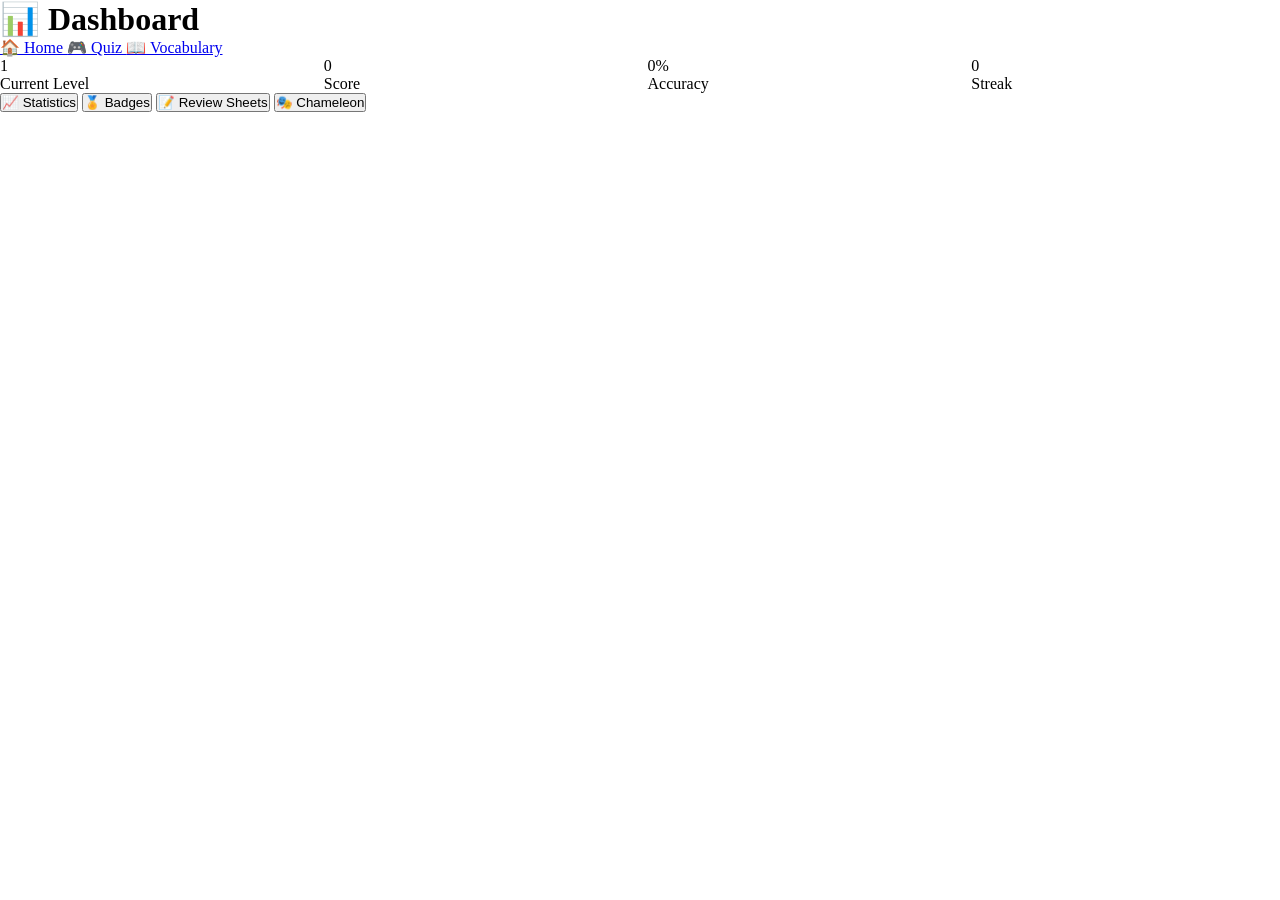
<file: dashboard.html>
<!DOCTYPE html>
<html lang="en">
<head>

  <meta charset="UTF-8">
  <meta name="viewport" content="width=device-width, initial-scale=1.0">

  <title>French Master — Dashboard</title>

  <!-- BASE -->
  <link rel="stylesheet" href="css/base/reset.css">
  <link rel="stylesheet" href="css/base/variables.css">
  <link rel="stylesheet" href="css/base/typography.css">
  <link rel="stylesheet" href="css/base/animations.css">

  <!-- LAYOUT -->
  <link rel="stylesheet" href="css/layout/containers.css">
  <link rel="stylesheet" href="css/layout/grid.css">

  <!-- COMPONENTS -->
  <link rel="stylesheet" href="css/components/buttons.css">
  <link rel="stylesheet" href="css/components/cards.css">
  <link rel="stylesheet" href="css/components/tabs.css">
  <link rel="stylesheet" href="css/components/badges.css">
  <link rel="stylesheet" href="css/components/progress.css">

  <!-- PAGE -->
  <link rel="stylesheet" href="css/pages/dashboard.css">

</head>

<body>

<div class="dashboard-page">

    <header class="dashboard-header">

        <h1>
            📊 Dashboard
        </h1>

        <div class="dashboard-navigation">

            <a href="index.html" class="nav-button">
                🏠 Home
            </a>

            <a href="quiz.html" class="nav-button">
                🎮 Quiz
            </a>

            <a href="vocabulary.html" class="nav-button">
                📖 Vocabulary
            </a>

        </div>

    </header>

    <main class="dashboard-main">

        <section class="stats-grid">

            <div class="stat-card">
                <div id="playerLevel" class="stat-number">1</div>
                <div class="stat-label">Current Level</div>
            </div>

            <div class="stat-card">
                <div id="playerScore" class="stat-number">0</div>
                <div class="stat-label">Score</div>
            </div>

            <div class="stat-card">
                <div id="playerAccuracy" class="stat-number">0%</div>
                <div class="stat-label">Accuracy</div>
            </div>

            <div class="stat-card">
                <div id="playerStreak" class="stat-number">0</div>
                <div class="stat-label">Streak</div>
            </div>

        </section>

        <section class="dashboard-tabs">

            <div class="tabs-header">

                <button class="tab-button active">
                    📈 Statistics
                </button>

                <button class="tab-button">
                    🏅 Badges
                </button>

                <button class="tab-button">
                    📝 Review Sheets
                </button>

                <button class="tab-button">
                    🎭 Chameleon
                </button>

            </div>

            <div class="tabs-content">

                <div id="statisticsTab"></div>
                <div id="badgesTab"></div>
                <div id="reviewTab"></div>
                <div id="chameleonTab"></div>

            </div>

        </section>

    </main>

</div>

<!-- CONFIG -->
<script src="js/config/app-config.js"></script>

<!-- UTILS -->
<script src="js/utils/storage-utils.js"></script>
<script src="js/utils/dom-utils.js"></script>

<!-- PEDAGOGY -->
<script src="js/pedagogy/progression/badges.js"></script>
<script src="js/pedagogy/chameleon/english-mistakes.js"></script>

<!-- ENGINES -->
<script src="js/engine/save-engine.js"></script>
<script src="js/engine/player-engine.js"></script>
<script src="js/engine/progression-engine.js"></script>
<script src="js/engine/ui-engine.js"></script>

<!-- PAGE -->
<script src="js/pages/dashboard-page.js"></script>

</body>
</html>
</file>
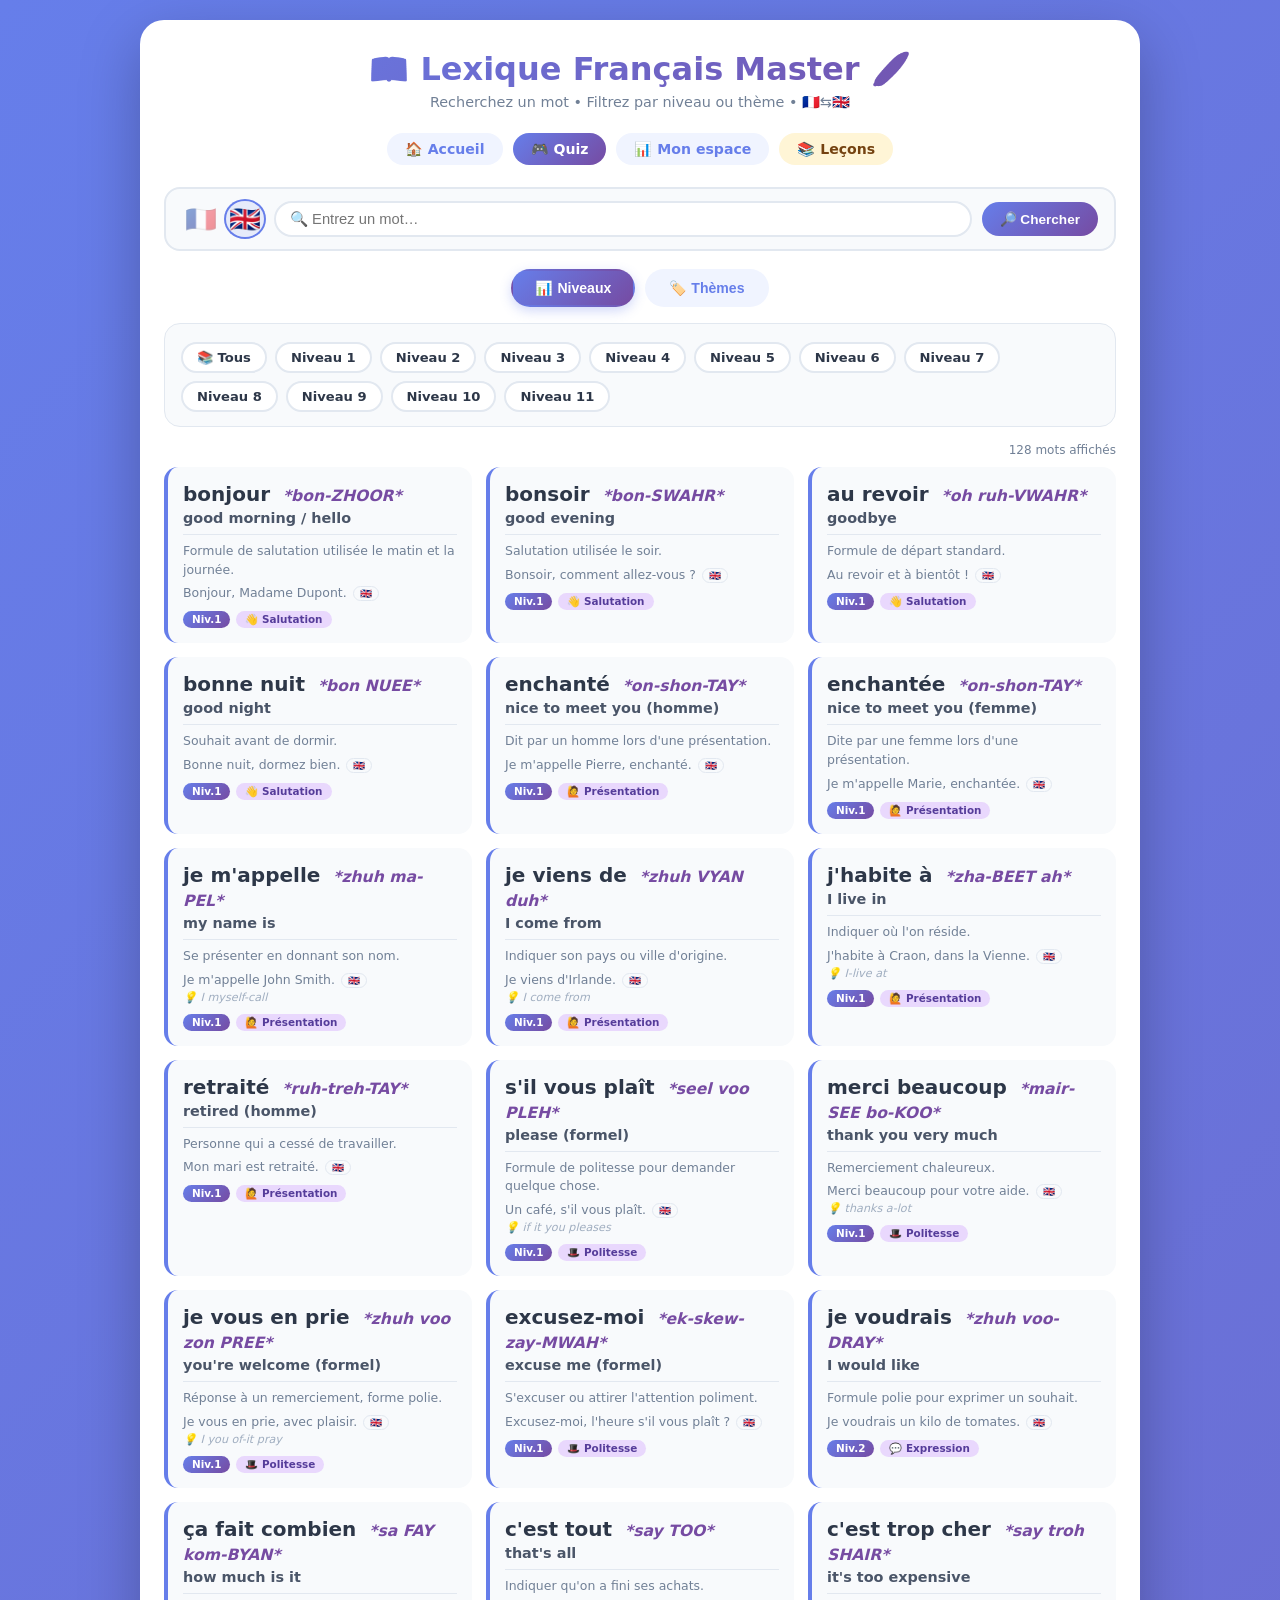
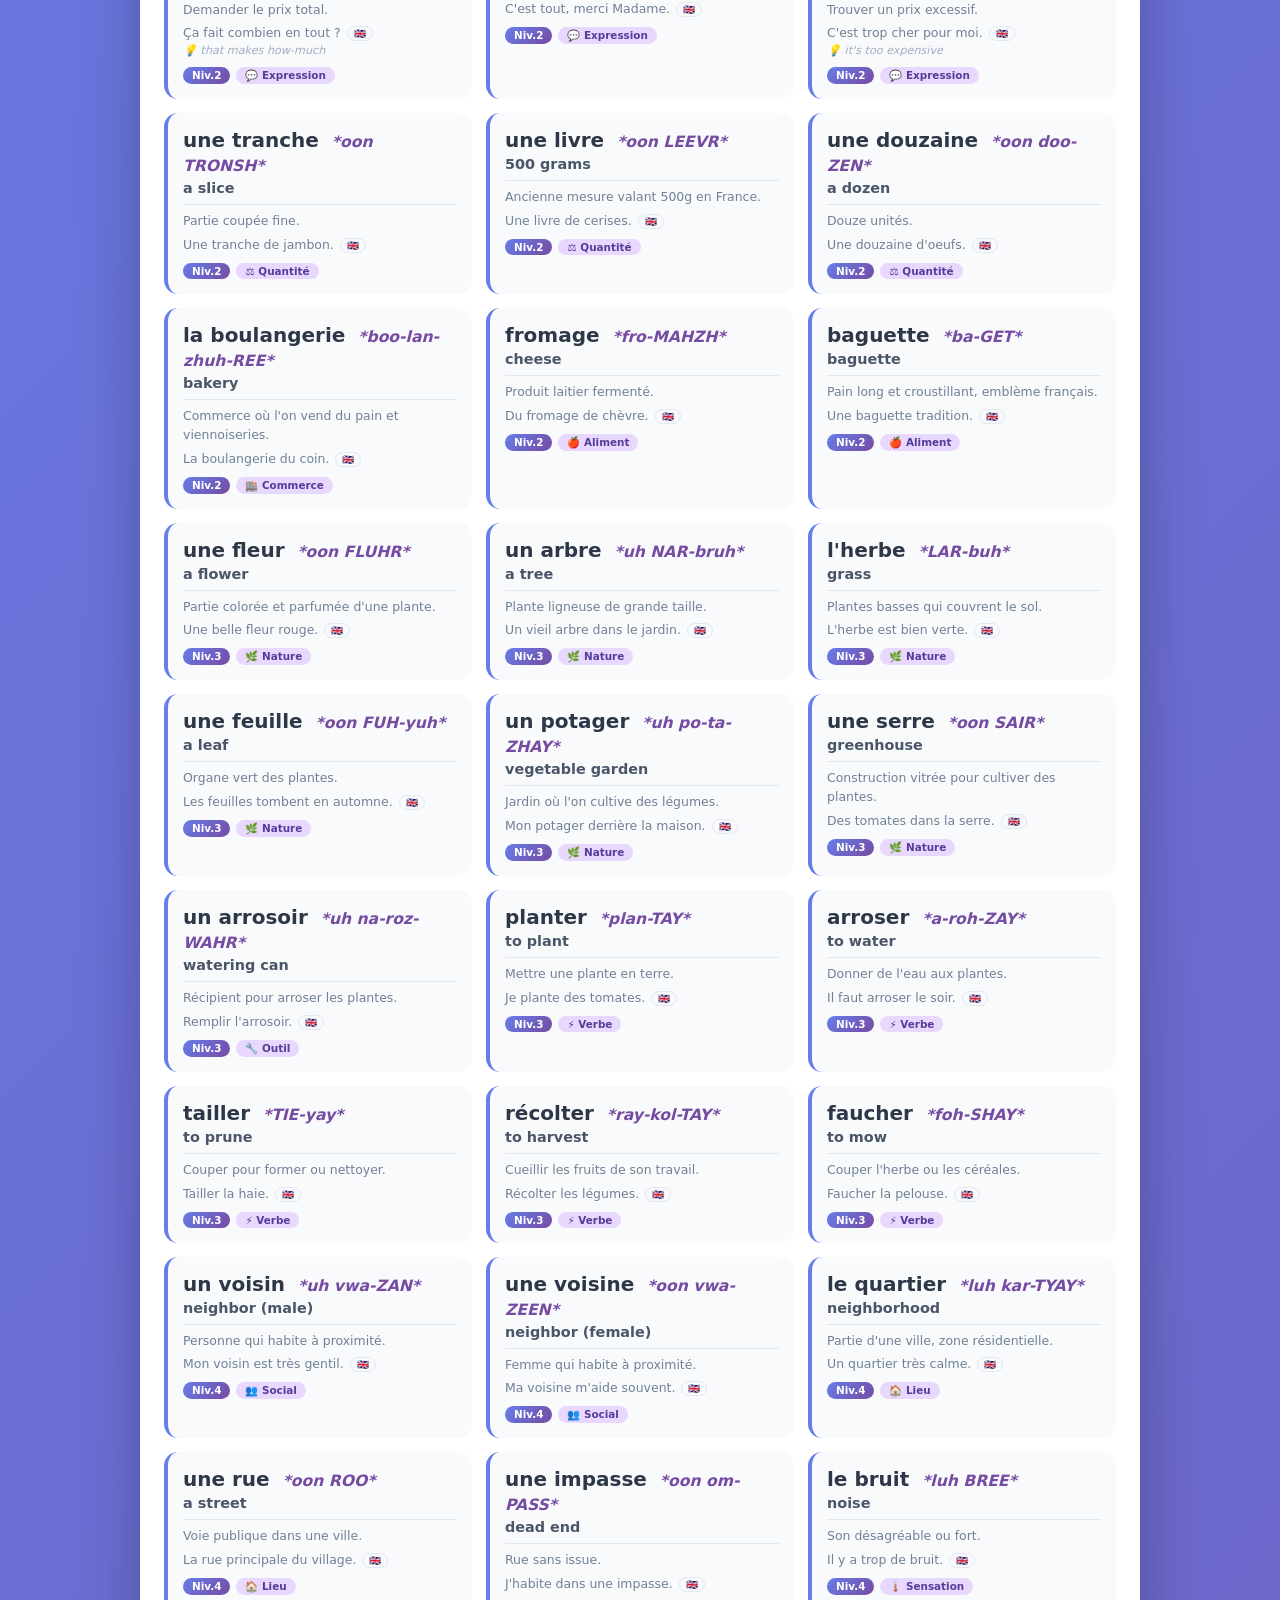
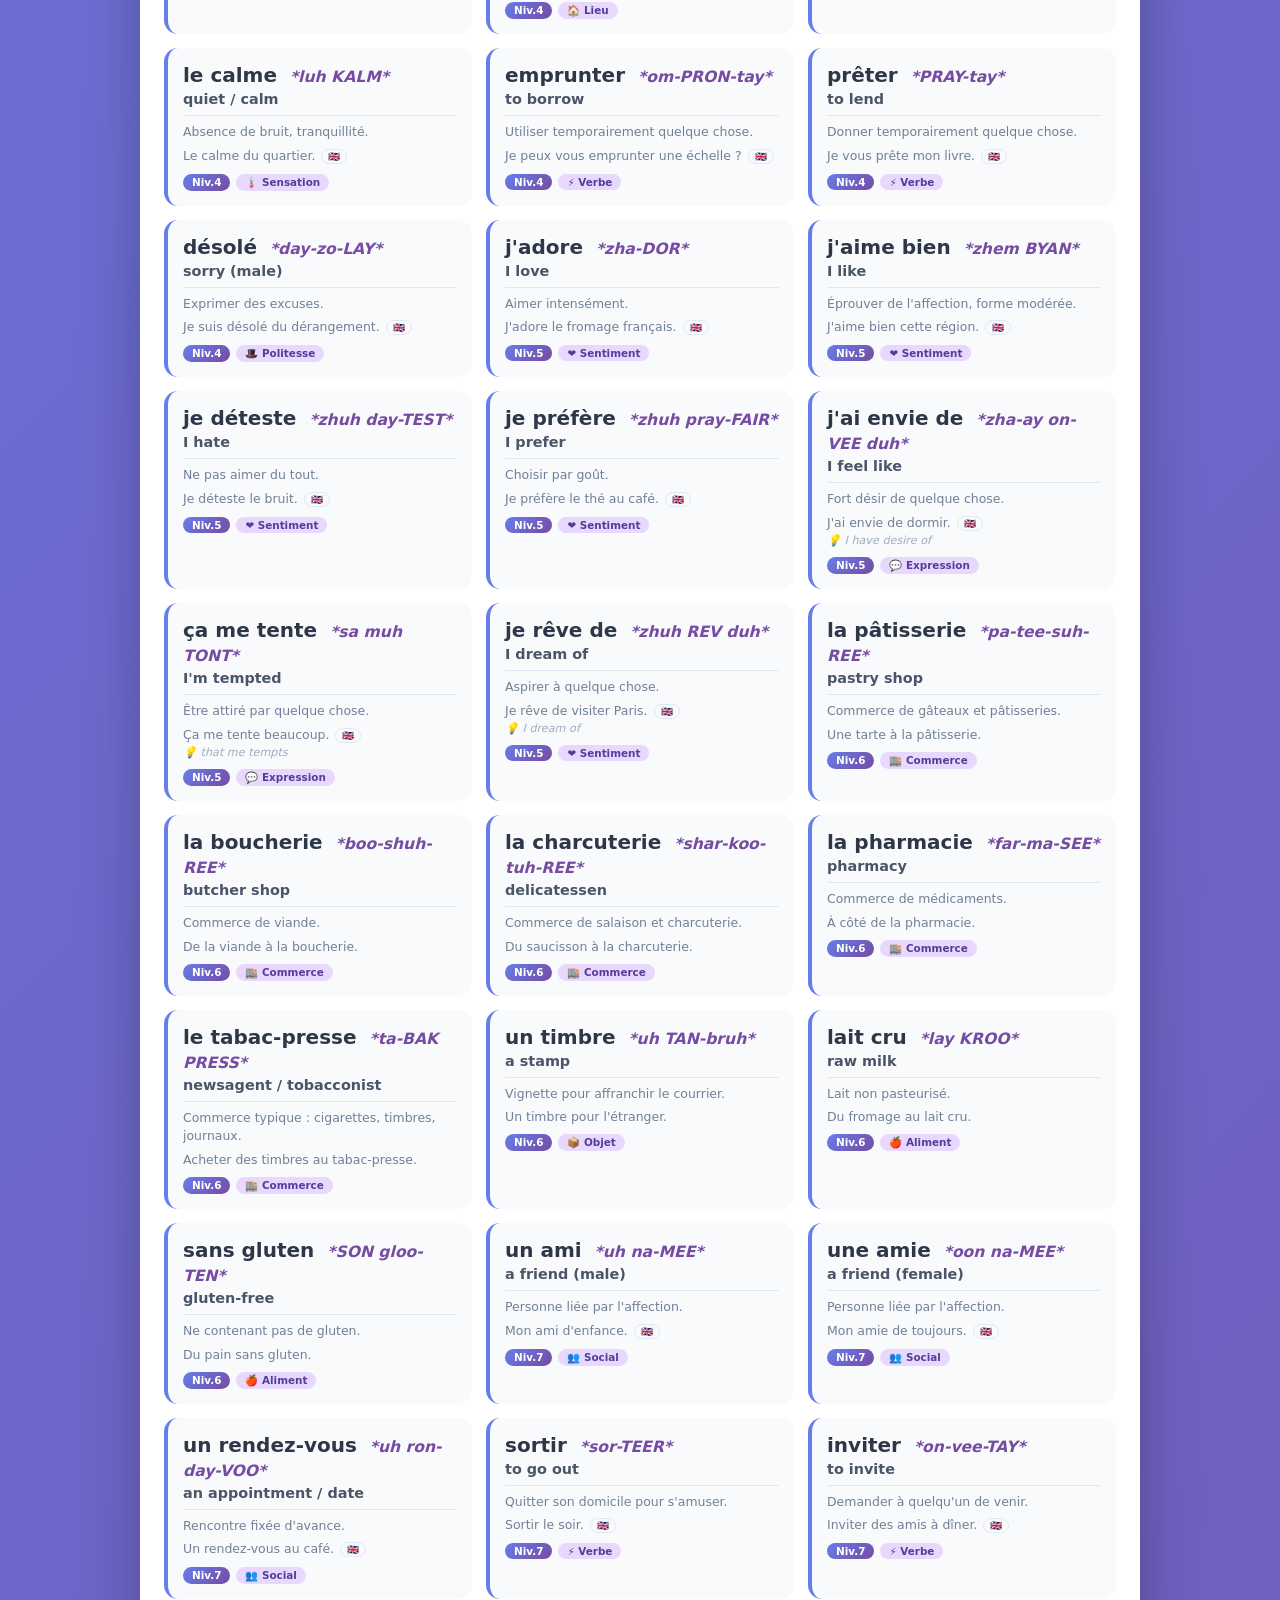
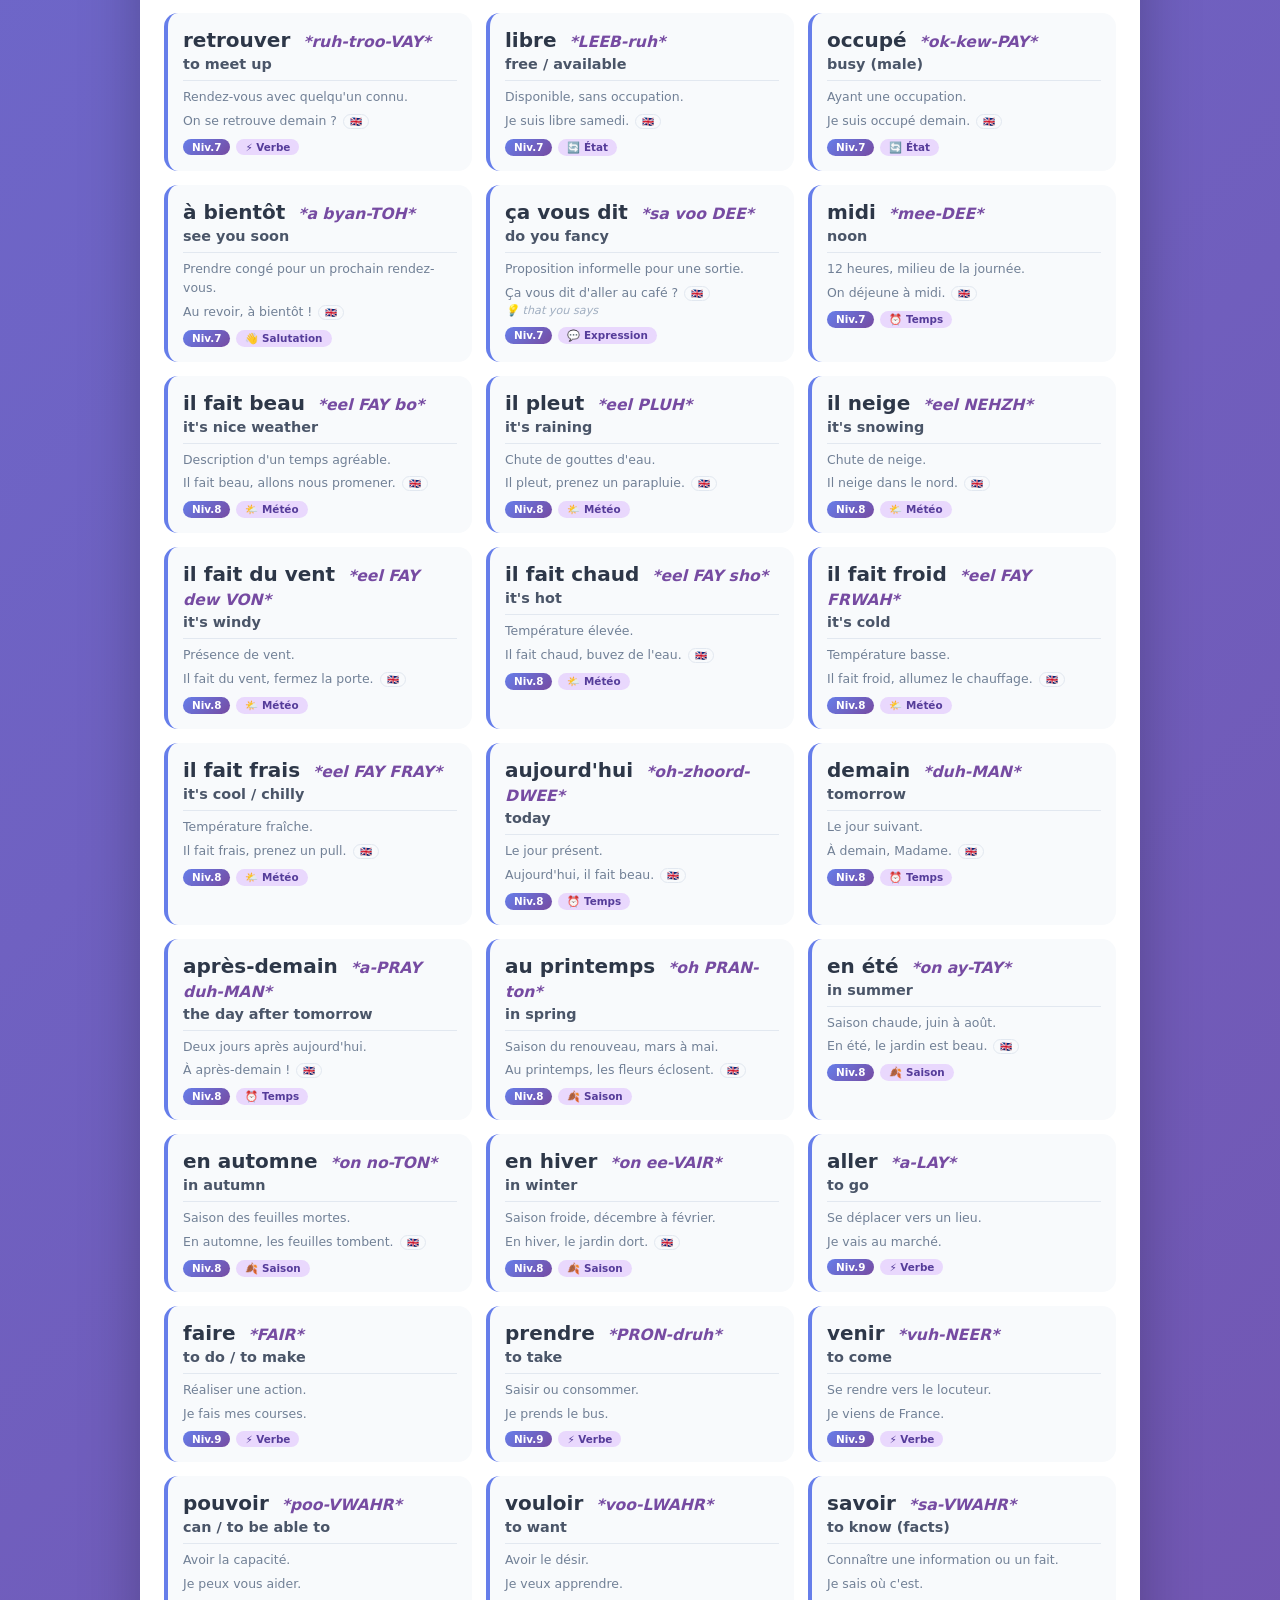
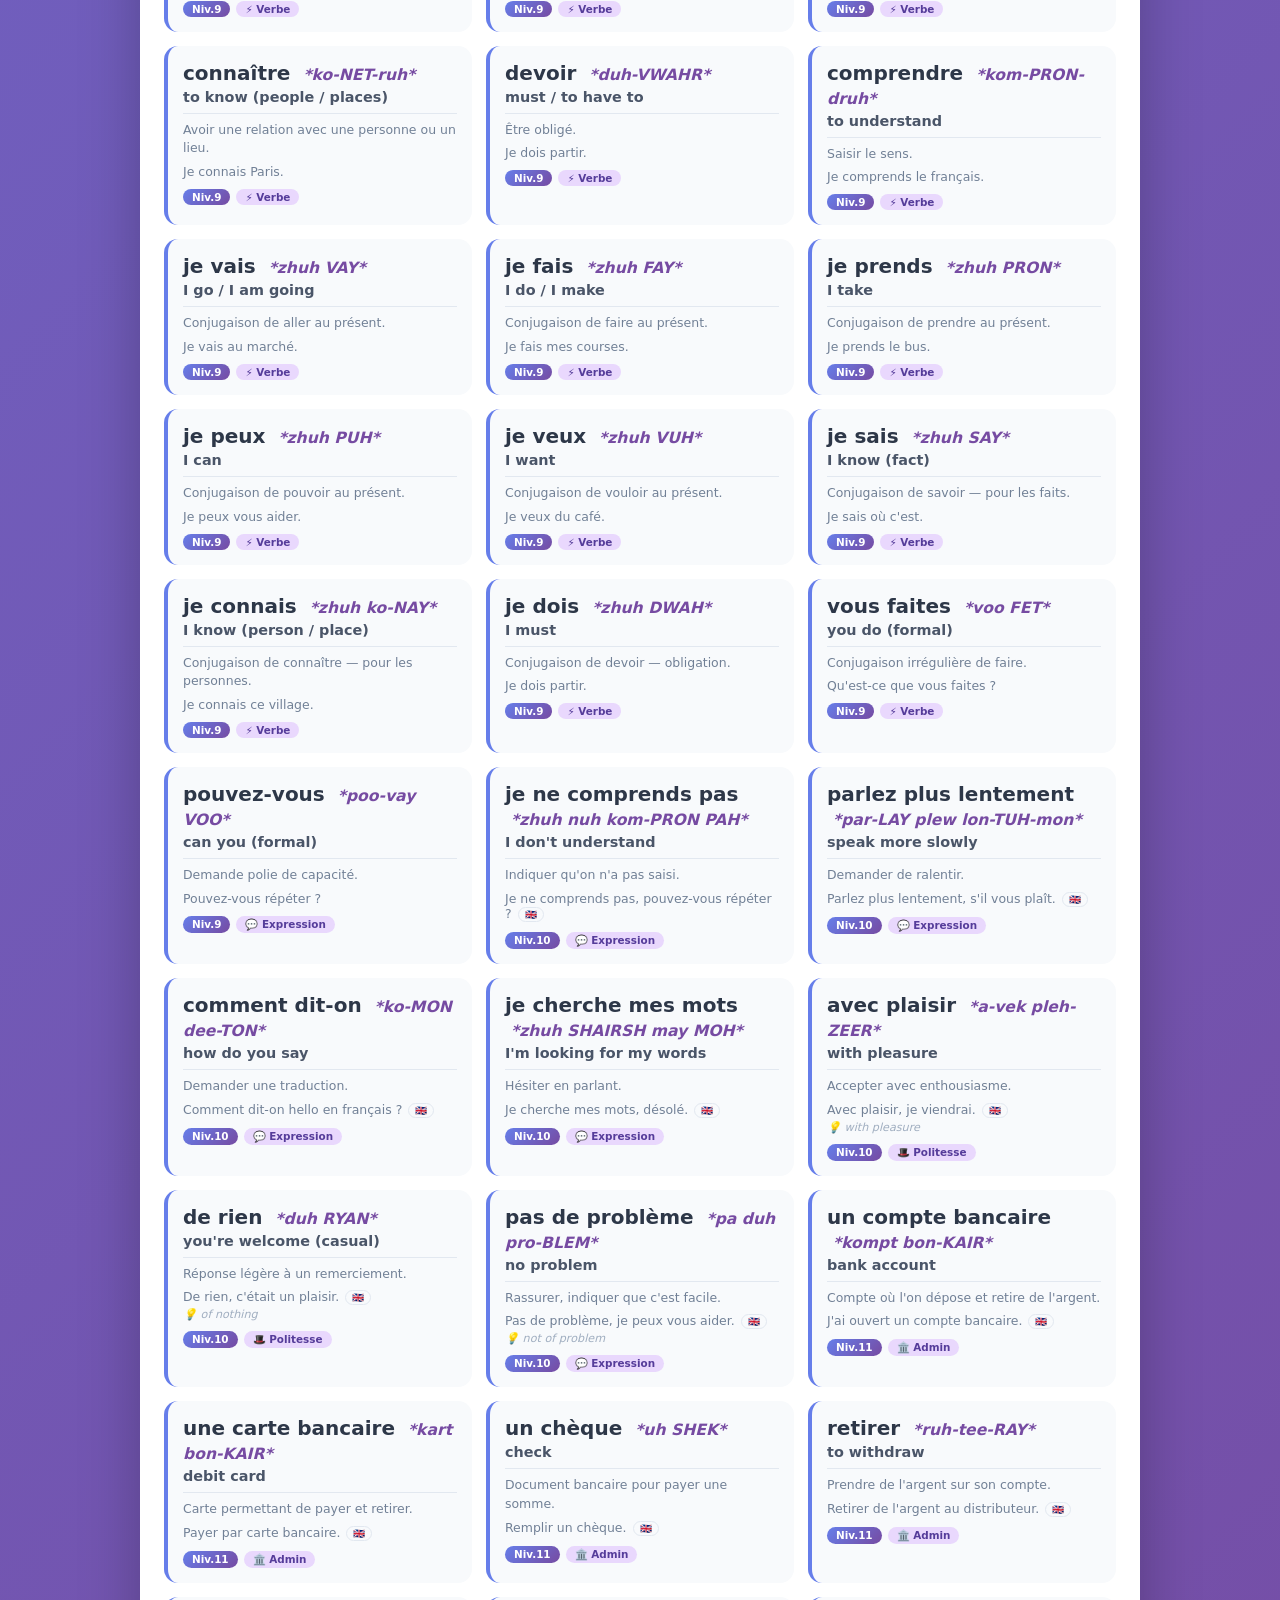
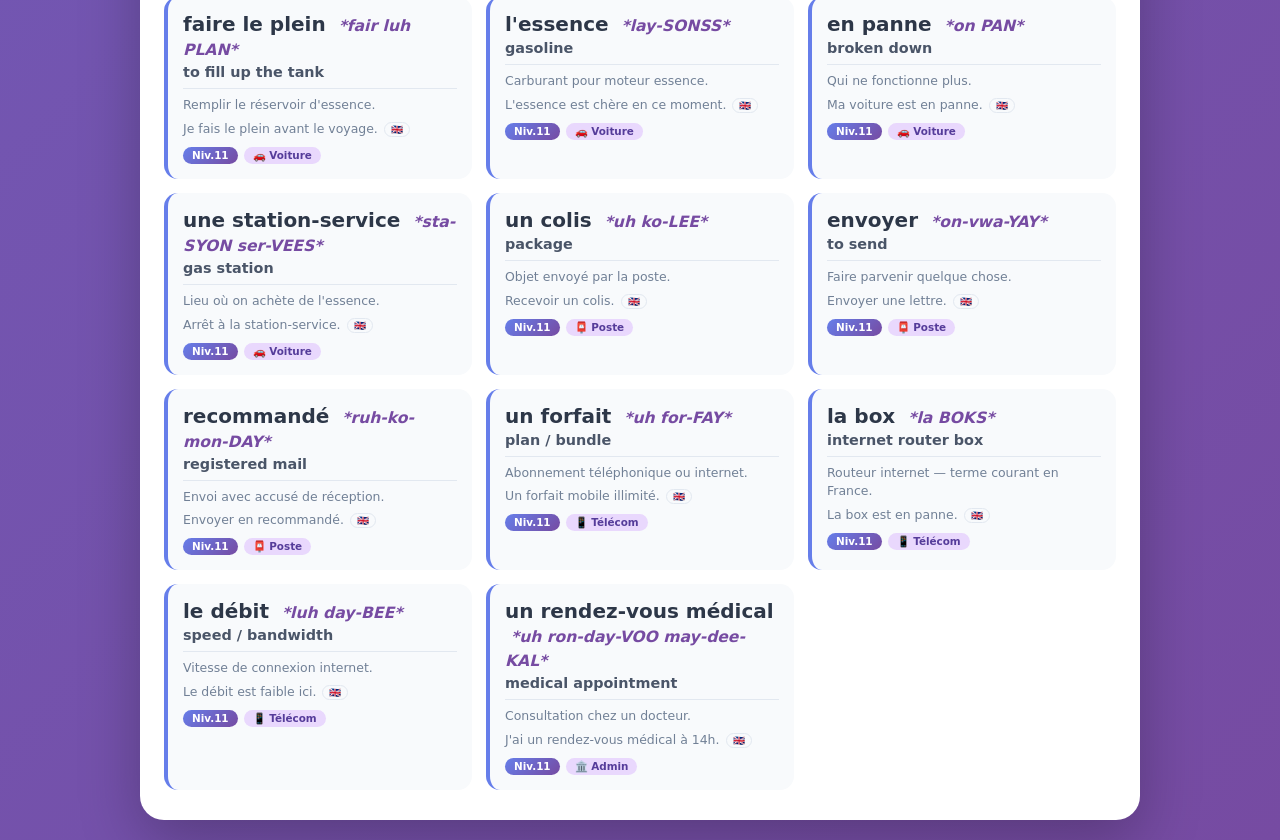
<file: lexique.html>
<!DOCTYPE html>
<html lang="fr">
<head>
  <meta charset="UTF-8">
  <meta name="viewport" content="width=device-width, initial-scale=1.0, user-scalable=yes">
  <title>Français Master — Lexique</title>
  <style>
    :root {
      --primary: #667eea; --secondary: #764ba2;
      --bg-light: #f8fafc; --text-dark: #2d3748;
      --text-muted: #718096; --border-light: #e2e8f0;
      --shadow: 0 10px 30px rgba(0,0,0,.15);
    }
    * { margin:0; padding:0; box-sizing:border-box; }
    body { background:linear-gradient(135deg,var(--primary),var(--secondary)); min-height:100vh; padding:20px; font-family:"Segoe UI",system-ui,sans-serif; }

    /* ── CARTE PRINCIPALE ── */
    .card { max-width:1000px; margin:0 auto; background:white; border-radius:24px; padding:30px 24px; box-shadow:0 20px 60px rgba(0,0,0,.25); }

    /* ── TITRE ── */
    h1 { font-size:2em; font-weight:800; background:linear-gradient(135deg,var(--primary),var(--secondary)); -webkit-background-clip:text; background-clip:text; color:transparent; margin-bottom:6px; text-align:center; }
    .tagline { text-align:center; color:var(--text-muted); margin-bottom:22px; font-size:.9em; }

    /* ── NAV ── */
    .nav-links { display:flex; justify-content:center; gap:10px; flex-wrap:wrap; margin-bottom:22px; }
    .btn { display:inline-block; background:#f0f4ff; color:var(--primary); padding:8px 18px; border-radius:40px; font-weight:700; text-decoration:none; transition:all .2s; font-size:.88em; border:none; cursor:pointer; white-space:nowrap; }
    .btn-primary { background:linear-gradient(135deg,var(--primary),var(--secondary)); color:white; }
    .btn:hover { transform:translateY(-2px); box-shadow:0 4px 12px rgba(102,126,234,.3); }

    /* ── BARRE RECHERCHE ── */
    .search-area { display:flex; align-items:center; gap:10px; margin-bottom:18px; background:#f8fafc; border-radius:16px; padding:12px 16px; border:2px solid var(--border-light); }
    .flags { display:flex; gap:6px; flex-shrink:0; }
    .flag { font-size:1.6em; cursor:pointer; opacity:.45; border-radius:50%; padding:3px; transition:all .2s; }
    .flag.active { opacity:1; box-shadow:0 0 0 2px var(--primary); background:rgba(102,126,234,.12); }
    .search-input { flex:1; padding:8px 14px; border:2px solid var(--border-light); border-radius:30px; font-size:.92em; background:white; outline:none; min-width:0; }
    .search-input:focus { border-color:var(--primary); }
    .search-btn { padding:9px 18px; border:none; border-radius:30px; background:linear-gradient(135deg,var(--primary),var(--secondary)); color:white; font-weight:700; font-size:.85em; cursor:pointer; white-space:nowrap; flex-shrink:0; }

    /* ── BOUTONS FILTRE ── */
    .filter-triggers { display:flex; gap:10px; justify-content:center; margin-bottom:16px; }
    .filter-trigger { background:#f0f4ff; color:var(--primary); padding:9px 22px; border-radius:40px; font-weight:700; font-size:.88em; cursor:pointer; border:2px solid transparent; transition:all .2s; }
    .filter-trigger.active { background:linear-gradient(135deg,var(--primary),var(--secondary)); color:white; box-shadow:0 4px 12px rgba(102,126,234,.3); }

    /* ── PANNEAU FILTRES ── */
    .filters-panel { background:#f8fafc; border-radius:16px; padding:14px 16px; margin-bottom:16px; border:1px solid var(--border-light); }
    .filters-panel.visible { }
    @keyframes fadeIn { from{opacity:0;transform:translateY(-6px)} to{opacity:1;transform:translateY(0)} }
    .chips { display:flex; flex-wrap:wrap; gap:8px; margin-top:4px; }
    .chip { background:white; border:2px solid var(--border-light); border-radius:30px; padding:6px 14px; font-size:.82em; font-weight:600; cursor:pointer; transition:all .2s; color:var(--text-dark); }
    .chip:hover { border-color:var(--primary); color:var(--primary); }
    .chip.active { background:linear-gradient(135deg,var(--primary),var(--secondary)); color:white; border-color:transparent; }

    /* ── COMPTEUR ── */
    .result-count { text-align:right; font-size:.75em; color:var(--text-muted); margin-bottom:10px; }

    /* ── GRILLE CARTES ── */
    .lexique-grid { display:grid; grid-template-columns:repeat(auto-fill,minmax(280px,1fr)); gap:14px; }
    .word-card { background:var(--bg-light); border-left:4px solid var(--primary); border-radius:14px; padding:15px; transition:all .2s; }
    .word-card:hover { transform:translateY(-3px); box-shadow:0 8px 20px rgba(102,126,234,.15); border-left-color:var(--secondary); }
    .main-word { font-size:1.25em; font-weight:800; color:var(--text-dark); margin-bottom:3px; }
    .phonetic { font-style:italic; color:var(--secondary); font-size:.78em; margin-left:6px; }
    .translation { font-size:.9em; color:#4a5568; margin:4px 0 8px; }
    .definition { font-size:.78em; color:var(--text-muted); line-height:1.5; border-top:1px solid var(--border-light); padding-top:7px; margin-top:5px; }
    .badge-container { margin-top:10px; display:flex; flex-wrap:wrap; gap:6px; }
    .badge-level { background:linear-gradient(135deg,var(--primary),var(--secondary)); color:white; border-radius:20px; padding:2px 9px; font-size:.65em; font-weight:700; }
    .badge-cat { background:#e9d8fd; color:#553c9a; border-radius:20px; padding:2px 9px; font-size:.65em; font-weight:600; }
    .no-result { text-align:center; padding:40px; color:var(--text-muted); background:#f9fafb; border-radius:20px; font-size:.95em; }
    .ex-toggle{background:none;border:1px solid #e2e8f0;border-radius:8px;padding:1px 6px;font-size:.78em;cursor:pointer;margin-left:6px;vertical-align:middle;transition:all .2s}
    .ex-toggle:hover{background:#f0f4ff;border-color:var(--primary)}
    .ex-en{display:none;font-style:italic;color:#48bb78;font-size:.78em;margin-top:4px}
    .word-ex{font-size:.78em;color:var(--text-muted);margin-top:6px}
    .word-lit{font-size:.7em;color:#a0aec0;margin-top:3px;font-style:italic}

    @media(max-width:640px) {
      body { padding:12px; }
      .card { padding:20px 14px; }
      h1 { font-size:1.6em; }
      .search-area { flex-wrap:wrap; }
      .flags { width:100%; justify-content:center; }
      .lexique-grid { grid-template-columns:1fr; }
    }
  </style>
</head>
<body>
<div class="card">
  <h1>📖 Lexique Français Master 🥖</h1>
  <div class="tagline">Recherchez un mot • Filtrez par niveau ou thème • 🇫🇷⇆🇬🇧</div>

  <div class="nav-links">
    <a href="index.html" class="btn">🏠 Accueil</a>
    <a href="quiz.html" class="btn btn-primary">🎮 Quiz</a>
    <a href="dashboard.html" class="btn">📊 Mon espace</a>
    <a href="quiz.html?section=lecons" class="btn" style="background:#fff5d6;color:#744210">📚 Leçons</a>
  </div>

  <div class="search-area">
    <div class="flags" id="flagsContainer">
      <div class="flag" data-sense="fren" title="Français → English">🇫🇷</div>
      <div class="flag" data-sense="enfr" title="English → Français">🇬🇧</div>
    </div>
    <input type="text" id="searchInput" class="search-input" placeholder="🔍 Entrez un mot…">
    <button id="searchBtn" class="search-btn">🔎 Chercher</button>
  </div>

  <div class="filter-triggers">
    <button id="showLevelsBtn" class="filter-trigger">📊 Niveaux</button>
    <button id="showThemesBtn" class="filter-trigger">🏷️ Thèmes</button>
  </div>

  <div id="levelsPanel" class="filters-panel">
    <div class="chips" id="levelChips"></div>
  </div>
  <div id="themesPanel" class="filters-panel">
    <div class="chips" id="themeChips"></div>
  </div>

  <div class="result-count" id="resultCount"></div>
  <div id="lexiqueGrid" class="lexique-grid"></div>
</div>

<script src="BDDlexique.js"></script>
<script>
  (function() {
    let allWords = [];
    let currentSense = "enfr";
    let selectedLevel = null;
    let selectedTheme = null;
    let searchActive = false;
    let currentSearchTerm = "";
    let savedLevel = null;
    let savedTheme = null;

    const flags = document.querySelectorAll(".flag");
    const searchInput = document.getElementById("searchInput");
    const searchBtn = document.getElementById("searchBtn");
    const showLevelsBtn = document.getElementById("showLevelsBtn");
    const showThemesBtn = document.getElementById("showThemesBtn");
    const levelsPanel = document.getElementById("levelsPanel");
    const themesPanel = document.getElementById("themesPanel");
    const levelChipsDiv = document.getElementById("levelChips");
    const themeChipsDiv = document.getElementById("themeChips");
    const resultCountSpan = document.getElementById("resultCount");
    const gridDiv = document.getElementById("lexiqueGrid");

    const themeIcons = {
      "salutation":"👋","présentation":"🙋","politesse":"🎩","expression":"💬",
      "quantité":"⚖️","commerce":"🏬","aliment":"🍎","nature":"🌿",
      "outil":"🔧","verbe":"⚡","social":"👥","lieu":"🏠",
      "sensation":"🌡️","sentiment":"❤️","objet":"📦","météo":"🌤️",
      "temps":"⏰","saison":"🍂","état":"🔄","divers":"📌","admin":"🏛️","voiture":"🚗","poste":"📮","télécom":"📱","telecom":"📱","état":"🔄","etat":"🔄"
    };

    function loadData() {
      if (typeof LEXIQUE_BDD !== "undefined" && Array.isArray(LEXIQUE_BDD) && LEXIQUE_BDD.length) {
        allWords = [...LEXIQUE_BDD];
        return true;
      }
      gridDiv.innerHTML = '<div class="no-result">❌ BDDlexique.js non chargé. Vérifie que le fichier est dans le même dossier.</div>';
      return false;
    }

    function normalize(str) {
      return str.normalize("NFD").replace(/[\u0300-\u036f]/g,"").toLowerCase();
    }

    function getFilteredWords() {
      let f = [...allWords];
      if (selectedLevel && selectedLevel !== "all") f = f.filter(w => w.level.toString() === selectedLevel);
      if (selectedTheme && selectedTheme !== "all") f = f.filter(w => w.cat === selectedTheme);
      if (searchActive && currentSearchTerm.trim()) {
        const t = normalize(currentSearchTerm);
        f = f.filter(w => normalize(w.fr).includes(t) || normalize(w.en).includes(t));
      }
      return f;
    }

    function esc(s){ return s ? s.replace(/[&<>]/g, m => m==="&"?"&amp;":m==="<"?"&lt;":"&gt;") : ""; }

    function renderWords(words) {
      if (!words.length) {
        gridDiv.innerHTML = '<div class="no-result">✨ Aucun mot trouvé pour ces critères.</div>';
        resultCountSpan.textContent = "0 mot affiché";
        return;
      }
      resultCountSpan.textContent = words.length + " mot" + (words.length>1?"s":"") + " affiché" + (words.length>1?"s":"");
      const rev = currentSense === "enfr";
      gridDiv.innerHTML = words.map(function(w) {
        const icon = themeIcons[w.cat] || "🏷️";
        const catLabel = w.cat ? w.cat.charAt(0).toUpperCase()+w.cat.slice(1) : "Général";
        const hasExEn = w.ex_en && w.ex_en.trim();
        const hasLit  = w.lit  && w.lit.trim();
        const exBtn   = hasExEn ? "<button class=\"ex-toggle\" onclick=\"toggleEx(this)\" title=\"English example\">🇬🇧</button>" : "";
        const exEnSpan= hasExEn ? "<span class=\"ex-en\">" + esc(w.ex_en) + "</span>" : "";
        const litDiv  = hasLit  ? "<div class=\"word-lit\">💡 " + esc(w.lit) + "</div>" : "";
        const badges  = "<div class=\"badge-container\"><span class=\"badge-level\">Niv." + w.level + "</span><span class=\"badge-cat\">" + icon + " " + catLabel + "</span></div>";
        const defHtml = "<div class=\"definition\">" + esc(w.def||"") + "</div>";
        const exHtml  = "<div class=\"word-ex\">" + esc(w.ex||"") + exBtn + exEnSpan + "</div>" + litDiv;
        // Mode EN→FR : anglais apprend le français — EN en titre (grande police), FR en sous-titre
        if (rev) {
          return "<div class=\"word-card\">" +
            "<div class=\"main-word\">" + esc(w.fr) + " <span class=\"phonetic\">" + esc(w.phon||"") + "</span></div>" +
            "<div class=\"translation\" style=\"font-weight:600\">" + esc(w.en) + "</div>" +
            defHtml + exHtml + badges + "</div>";
        }
        // Mode FR→EN : français apprend l'anglais — FR en titre, EN en sous-titre
        return "<div class=\"word-card\">" +
          "<div class=\"main-word\">" + esc(w.en) + "</div>" +
          "<div class=\"translation\">" + esc(w.fr) + " <span class=\"phonetic\">" + esc(w.phon||"") + "</span></div>" +
          defHtml + exHtml + badges + "</div>";
      }).join("");
    }

    // Bouton toggle exemple EN ↔ masqué
    function toggleEx(btn) {
      var span = btn.nextElementSibling;
      if (!span) return;
      var visible = span.style.display === "block";
      span.style.display = visible ? "none" : "block";
      btn.textContent = visible ? "🇬🇧" : "🇫🇷";
    }

    function updateUI() {
      document.querySelectorAll("#levelChips .chip").forEach(c => {
        c.classList.toggle("active", c.dataset.level === (selectedLevel||"") || (c.dataset.level==="all" && selectedLevel==="all"));
      });
      document.querySelectorAll("#themeChips .chip").forEach(c => {
        c.classList.toggle("active", c.dataset.theme === (selectedTheme||"") || (c.dataset.theme==="all" && selectedTheme==="all"));
      });
      flags.forEach(f => f.classList.toggle("active", f.dataset.sense === currentSense));
      renderWords(getFilteredWords());
    }

    function buildLevelChips() {
      ["all","1","2","3","4","5","6","7","8","9","10","11"].forEach(lvl => {
        const c = document.createElement("div");
        c.className = "chip"; c.dataset.level = lvl;
        c.textContent = lvl === "all" ? "📚 Tous" : "Niveau "+lvl;
        c.addEventListener("click", () => {
          if (searchActive) return;
          selectedLevel = selectedLevel === lvl ? null : lvl;
          updateUI();
        });
        levelChipsDiv.appendChild(c);
      });
    }

    function buildThemeChips() {
      const themes = [...new Set(allWords.map(w=>w.cat).filter(Boolean))].sort();
      const allC = document.createElement("div");
      allC.className="chip"; allC.dataset.theme="all"; allC.textContent="🏷️ Tous";
      allC.addEventListener("click",()=>{ if(searchActive)return; selectedTheme=selectedTheme==="all"?null:"all"; updateUI(); });
      themeChipsDiv.appendChild(allC);
      themes.forEach(t => {
        const c = document.createElement("div");
        c.className="chip"; c.dataset.theme=t;
        c.textContent=(themeIcons[t]||"🏷️")+" "+t.charAt(0).toUpperCase()+t.slice(1);
        c.addEventListener("click",()=>{ if(searchActive)return; selectedTheme=selectedTheme===t?null:t; updateUI(); });
        themeChipsDiv.appendChild(c);
      });
    }

    function showLevelsPanel(){
      // Toggle : clic sur actif referme le panel
      if(levelsPanel.style.display==="block"){
        levelsPanel.style.display="none"; showLevelsBtn.classList.remove("active"); return;
      }
      levelsPanel.style.display="block"; themesPanel.style.display="none";
      showLevelsBtn.classList.add("active"); showThemesBtn.classList.remove("active");
    }
    function showThemesPanel(){
      // Toggle : clic sur actif referme le panel
      if(themesPanel.style.display==="block"){
        themesPanel.style.display="none"; showThemesBtn.classList.remove("active"); return;
      }
      themesPanel.style.display="block"; levelsPanel.style.display="none";
      showThemesBtn.classList.add("active"); showLevelsBtn.classList.remove("active");
    }

    function performSearch() {
      const term = searchInput.value.trim();
      if (!term) { resetSearch(); return; }
      savedLevel=selectedLevel; savedTheme=selectedTheme;
      searchActive=true; currentSearchTerm=term; selectedLevel=null; selectedTheme=null;
      searchBtn.textContent="✕ Effacer";
      levelsPanel.style.display="none"; themesPanel.style.display="none";
      showLevelsBtn.classList.remove("active"); showThemesBtn.classList.remove("active");
      updateUI();
    }

    function resetSearch() {
      if (!searchActive) return;
      searchActive=false; currentSearchTerm=""; searchInput.value="";
      searchBtn.textContent="🔎 Chercher";
      selectedLevel=savedLevel; selectedTheme=savedTheme;
      // Restore panel
      if(savedTheme){ showThemesPanel(); } else { showLevelsPanel(); }
      updateUI();
    }

    function init() {
      if (!loadData()) return;
      buildLevelChips(); buildThemeChips();
      showLevelsPanel(); updateUI();
      showLevelsBtn.addEventListener("click", showLevelsPanel);
      showThemesBtn.addEventListener("click", showThemesPanel);
      searchBtn.addEventListener("click", ()=> searchActive ? resetSearch() : performSearch());
      searchInput.addEventListener("keypress", e => { if(e.key==="Enter") searchActive ? resetSearch() : performSearch(); });
      flags.forEach(f => f.addEventListener("click", ()=>{ currentSense=f.dataset.sense; updateUI(); }));
      // URL param ?level=N
      const lvlParam = new URLSearchParams(window.location.search).get("level");
      if (lvlParam) { selectedLevel=lvlParam; showLevelsPanel(); updateUI(); }
    }

    document.addEventListener("DOMContentLoaded", init);
  })();
</script>
</body>
</html>
</file>
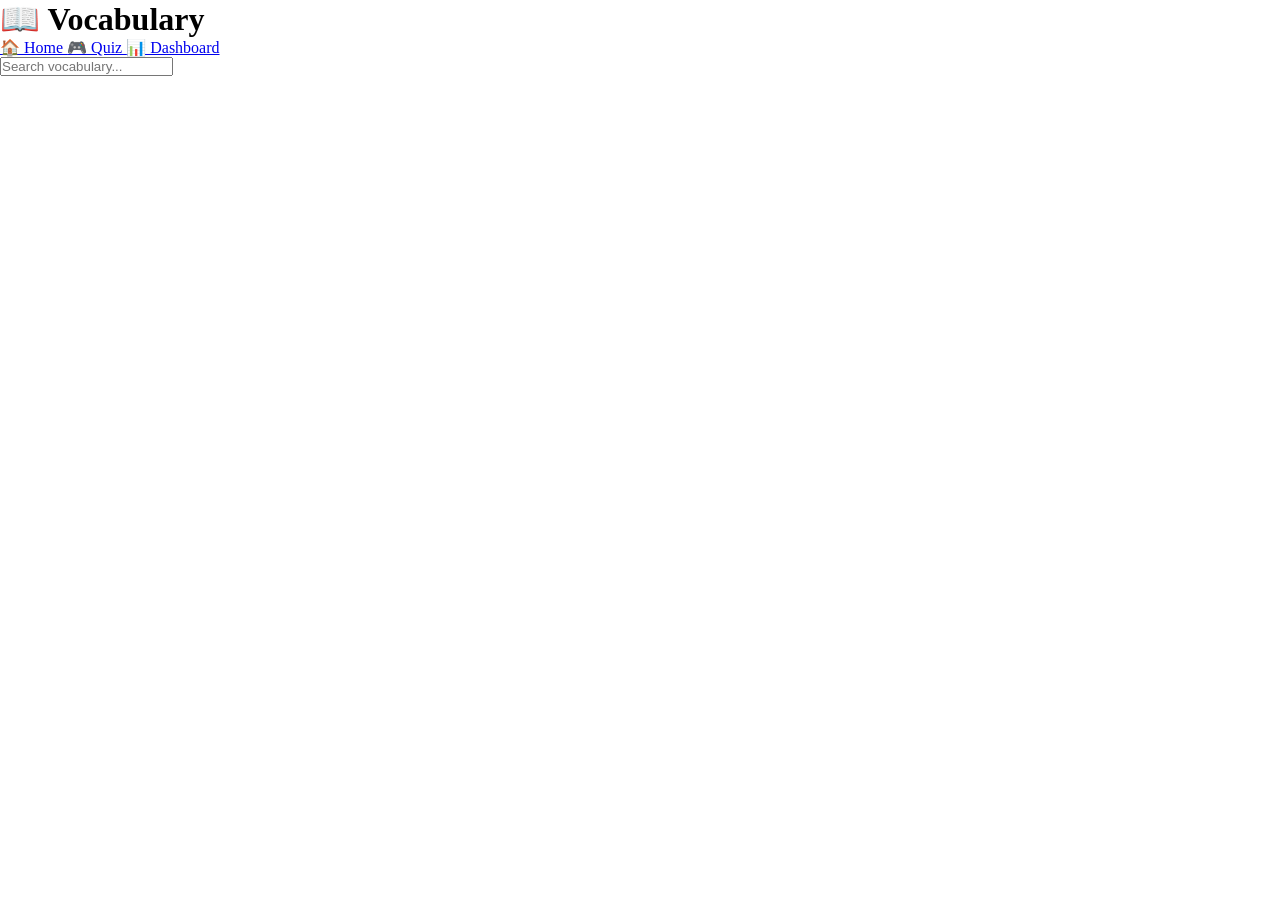
<file: vocabulary.html>
<!DOCTYPE html>
<html lang="en">
<head>

  <meta charset="UTF-8">
  <meta name="viewport" content="width=device-width, initial-scale=1.0">

  <title>French Master — Vocabulary</title>

  <!-- BASE -->
  <link rel="stylesheet" href="css/base/reset.css">
  <link rel="stylesheet" href="css/base/variables.css">
  <link rel="stylesheet" href="css/base/typography.css">

  <!-- LAYOUT -->
  <link rel="stylesheet" href="css/layout/containers.css">

  <!-- COMPONENTS -->
  <link rel="stylesheet" href="css/components/buttons.css">
  <link rel="stylesheet" href="css/components/cards.css">
  <link rel="stylesheet" href="css/components/forms.css">

  <!-- PAGE -->
  <link rel="stylesheet" href="css/pages/vocabulary.css">

</head>

<body>

<div class="vocabulary-page">

    <header class="vocabulary-header">

        <h1>
            📖 Vocabulary
        </h1>

        <div class="vocabulary-navigation">

            <a href="index.html" class="nav-button">
                🏠 Home
            </a>

            <a href="quiz.html" class="nav-button">
                🎮 Quiz
            </a>

            <a href="dashboard.html" class="nav-button">
                📊 Dashboard
            </a>

        </div>

    </header>

    <main class="vocabulary-main">

        <section class="search-section">

            <input
                type="text"
                id="vocabularySearchInput"
                placeholder="Search vocabulary..."
            >

        </section>

        <section id="vocabularyCategories" class="categories-grid"></section>

        <section id="vocabularyResults" class="vocabulary-results"></section>

    </main>

</div>

<!-- CONFIG -->
<script src="js/config/app-config.js"></script>

<!-- UTILS -->
<script src="js/utils/dom-utils.js"></script>

<!-- PEDAGOGY -->
<script src="js/pedagogy/vocabulary/core-vocabulary.js"></script>
<script src="js/pedagogy/vocabulary/false-friends.js"></script>
<script src="js/pedagogy/vocabulary/expressions.js"></script>
<script src="js/pedagogy/vocabulary/pronunciation.js"></script>

<!-- PAGE -->
<script src="js/pages/vocabulary-page.js"></script>

</body>
</html>
</file>
<file: css/base/variables.css>
/*
════════════════════════════════════════════════════════════
🎨 VARIABLES
════════════════════════════════════════════════════════════
*/

:root{

  --primary:#667eea;
  --secondary:#764ba2;

  --success:#48bb78;
  --error:#f56565;
  --warning:#ed8936;

  --gold:#ffd700;

  --bg-light:#f7fafc;
  --text:#2d3748;

  --radius:14px;

}
</file>
<file: css/base/typography.css>
/* typography.css */
/* French Master */
</file>
<file: css/base/animations.css>
/* animations.css */
/* French Master */
</file>
<file: css/layout/containers.css>
/* containers.css */
/* French Master */
</file>
<file: css/layout/grid.css>
/* grid.css */
/* French Master */
</file>
<file: css/components/buttons.css>
/*
════════════════════════════════════════════════════════════
🔘 BUTTONS
════════════════════════════════════════════════════════════
*/

.btn{

  padding:12px 20px;

  border:none;

  border-radius:12px;

  cursor:pointer;

  font-weight:bold;

  transition:.2s;

}

.btn:hover{
  transform:translateY(-2px);
}

.btn-primary{
  background:var(--primary);
  color:white;
}

.btn-secondary{
  background:#edf2f7;
  color:#2d3748;
}
</file>
<file: css/components/cards.css>
/*
════════════════════════════════════════════════════════════
🃏 CARDS
════════════════════════════════════════════════════════════
*/

.card{

  background:white;

  border-radius:16px;

  padding:20px;

  box-shadow:0 4px 14px rgba(0,0,0,.08);

}
</file>
<file: css/components/tabs.css>
/* tabs.css */
/* French Master */
</file>
<file: css/components/badges.css>
/* badges.css */
/* French Master */
</file>
<file: css/components/progress.css>
/* progress.css */
/* French Master */
</file>
<file: css/pages/dashboard.css>
/*
════════════════════════════════════════════════════════════
📊 DASHBOARD PAGE
════════════════════════════════════════════════════════════
*/

.stats-grid{

  display:grid;

  grid-template-columns:
    repeat(auto-fit,minmax(180px,1fr));

  gap:15px;

}
</file>
<file: css/components/forms.css>
/* forms.css */
/* French Master */
</file>
<file: css/pages/vocabulary.css>
/* vocabulary.css */
/* French Master */
</file>
